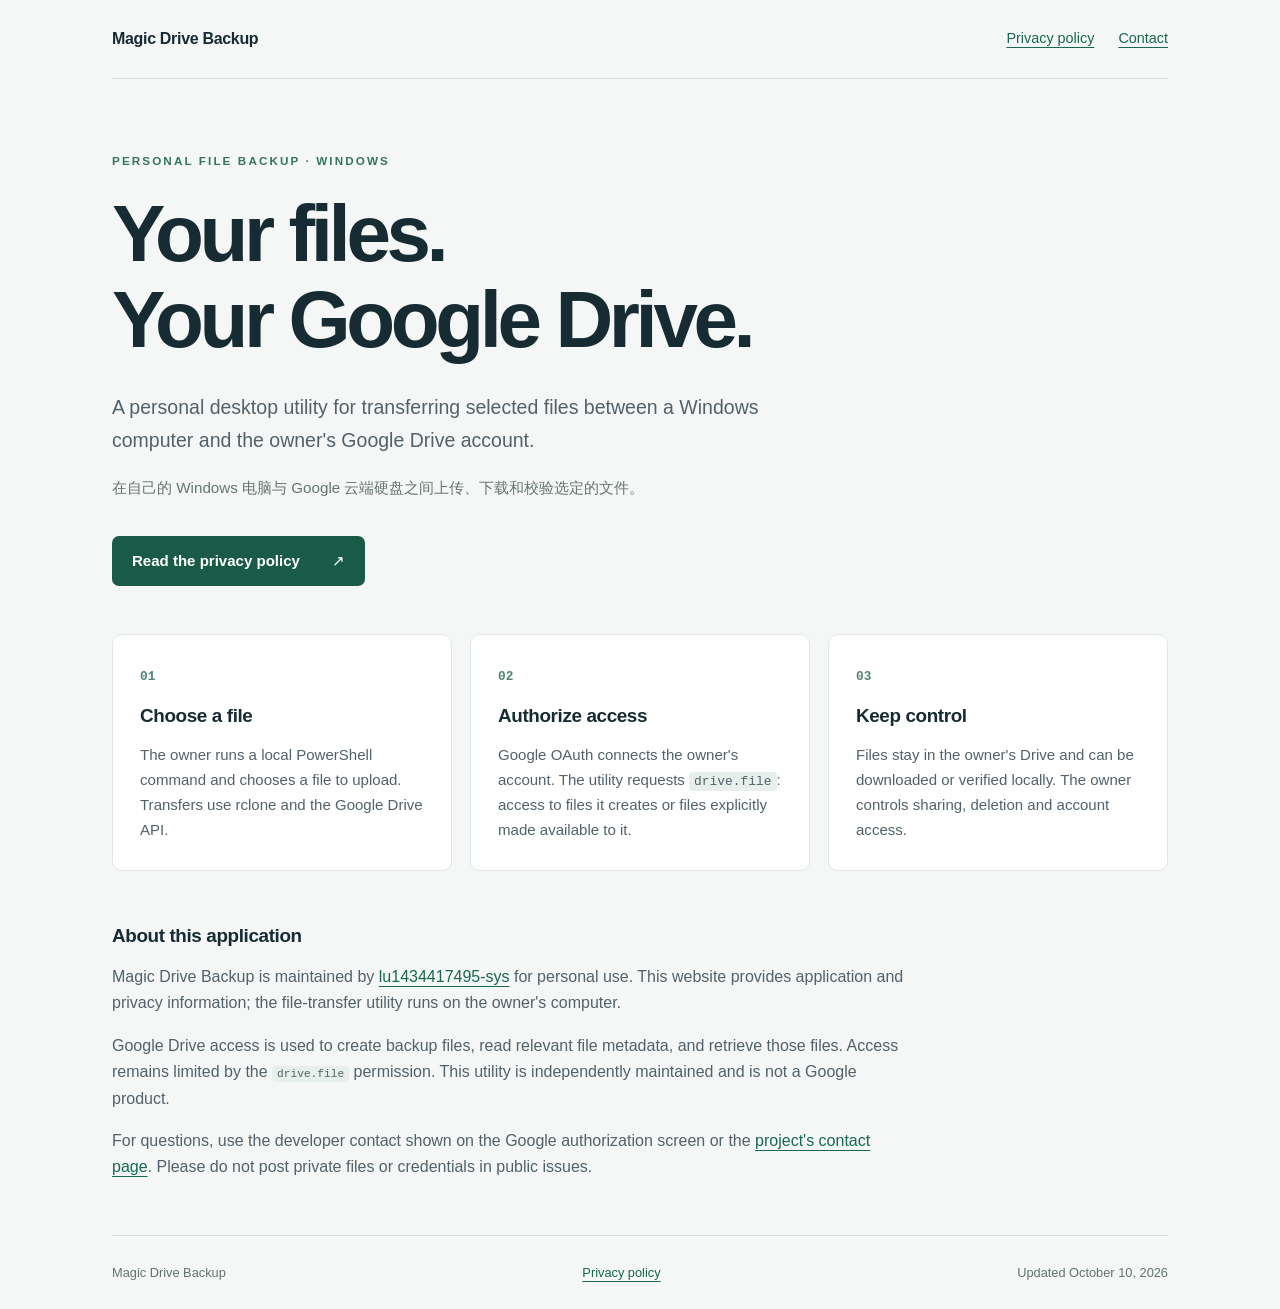
<file: index.html>
<!doctype html>
<html lang="en">
<head>
  <meta charset="utf-8">
  <meta name="viewport" content="width=device-width, initial-scale=1">
  <meta name="description" content="Magic Drive Backup is a personal Windows file-transfer tool for uploading and downloading selected files in Google Drive.">
  <title>Magic Drive Backup</title>
  <link rel="stylesheet" href="style.css">
</head>
<body>
  <header class="wrap"><a class="brand" href="./">Magic Drive Backup</a><nav aria-label="Main navigation"><a href="privacy.html">Privacy policy</a><a href="https://github.com/lu1434417495-sys/magic-drive-backup-site/issues">Contact</a></nav></header>
  <main class="wrap">
    <section class="intro">
      <p class="eyebrow">PERSONAL FILE BACKUP · WINDOWS</p>
      <h1>Your files.<br>Your Google Drive.</h1>
      <p class="lead">A personal desktop utility for transferring selected files between a Windows computer and the owner's Google Drive account.</p>
      <p lang="zh-CN">在自己的 Windows 电脑与 Google 云端硬盘之间上传、下载和校验选定的文件。</p>
      <a class="button" href="privacy.html">Read the privacy policy <span aria-hidden="true">↗</span></a>
    </section>
    <section class="cards" aria-label="How the utility works">
      <article><span class="number">01</span><h2>Choose a file</h2><p>The owner runs a local PowerShell command and chooses a file to upload. Transfers use rclone and the Google Drive API.</p></article>
      <article><span class="number">02</span><h2>Authorize access</h2><p>Google OAuth connects the owner's account. The utility requests <code>drive.file</code>: access to files it creates or files explicitly made available to it.</p></article>
      <article><span class="number">03</span><h2>Keep control</h2><p>Files stay in the owner's Drive and can be downloaded or verified locally. The owner controls sharing, deletion and account access.</p></article>
    </section>
    <section class="details"><h2>About this application</h2><p>Magic Drive Backup is maintained by <a href="https://github.com/lu1434417495-sys">lu1434417495-sys</a> for personal use. This website provides application and privacy information; the file-transfer utility runs on the owner's computer.</p><p>Google Drive access is used to create backup files, read relevant file metadata, and retrieve those files. Access remains limited by the <code>drive.file</code> permission. This utility is independently maintained and is not a Google product.</p><p>For questions, use the developer contact shown on the Google authorization screen or the <a href="https://github.com/lu1434417495-sys/magic-drive-backup-site/issues">project's contact page</a>. Please do not post private files or credentials in public issues.</p></section>
  </main>
  <footer class="wrap"><span>Magic Drive Backup</span><a href="privacy.html">Privacy policy</a><span>Updated October 10, 2026</span></footer>
</body>
</html>
</file>
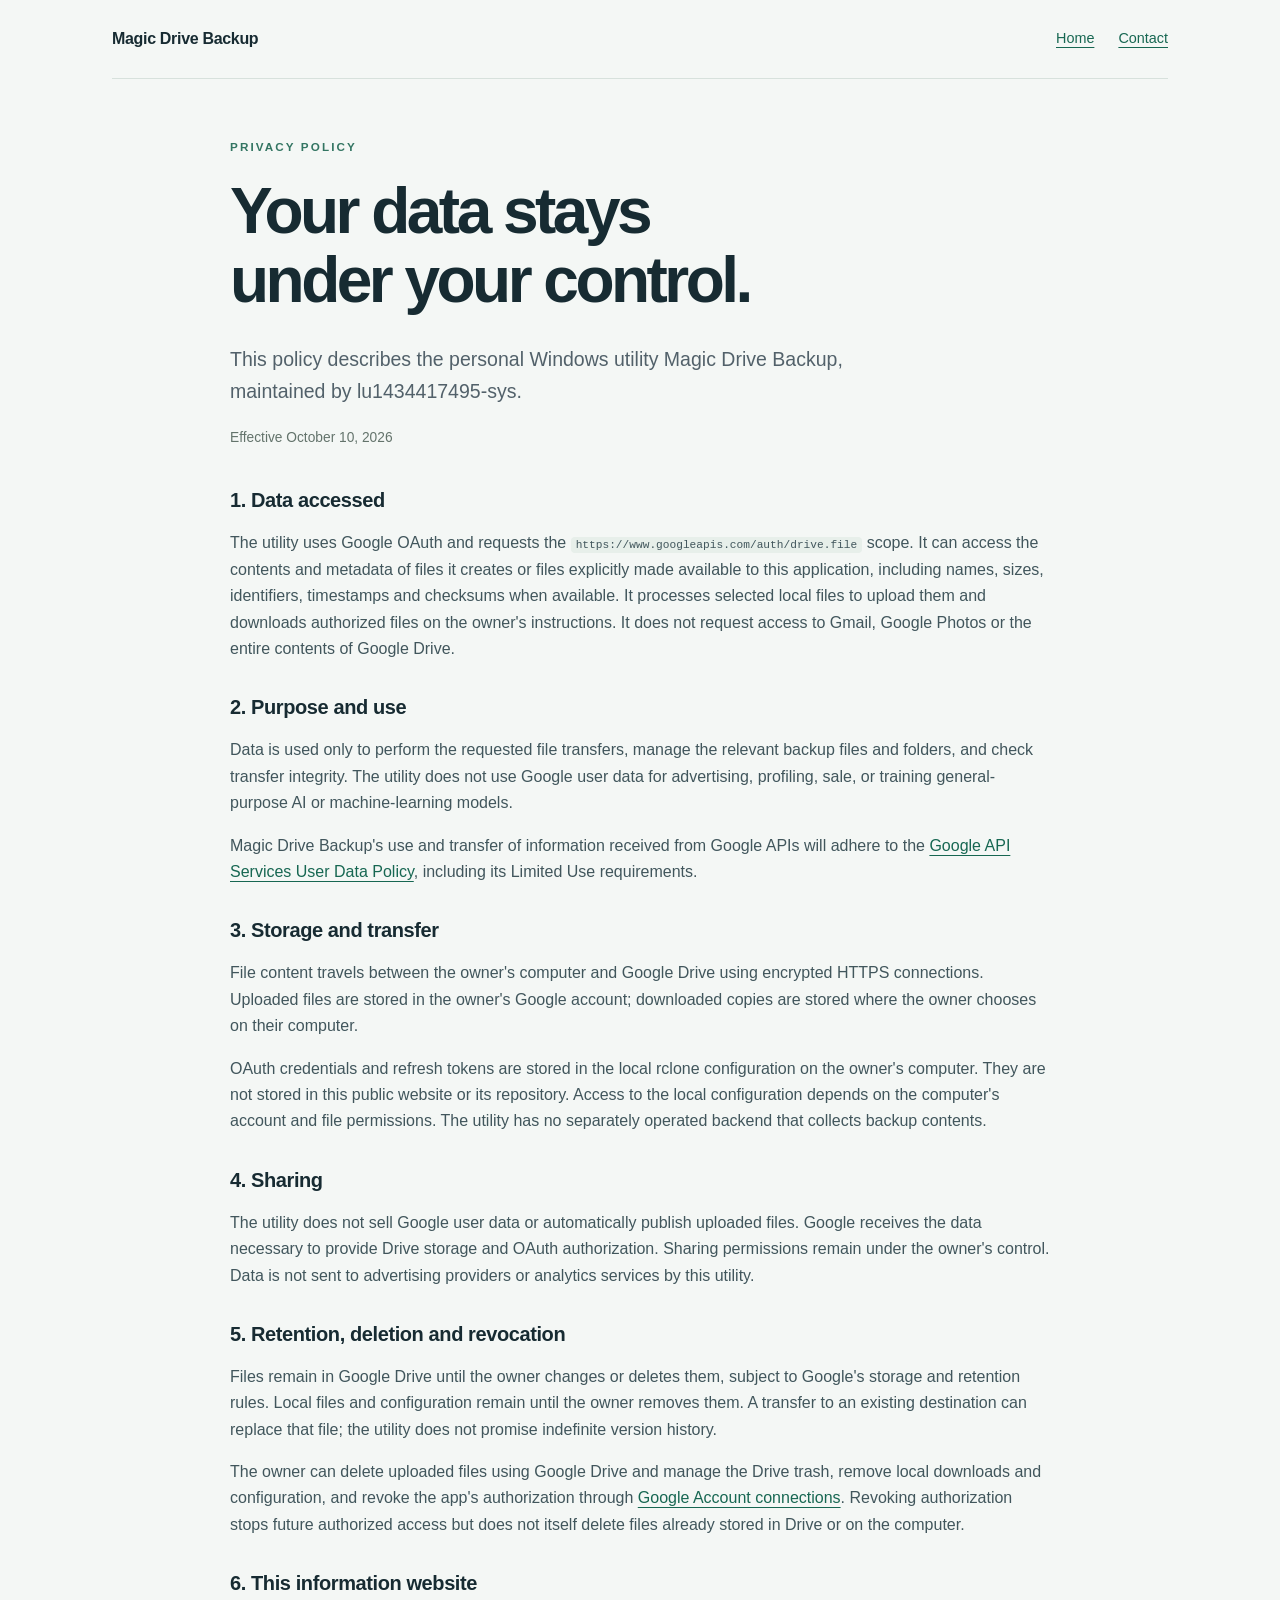
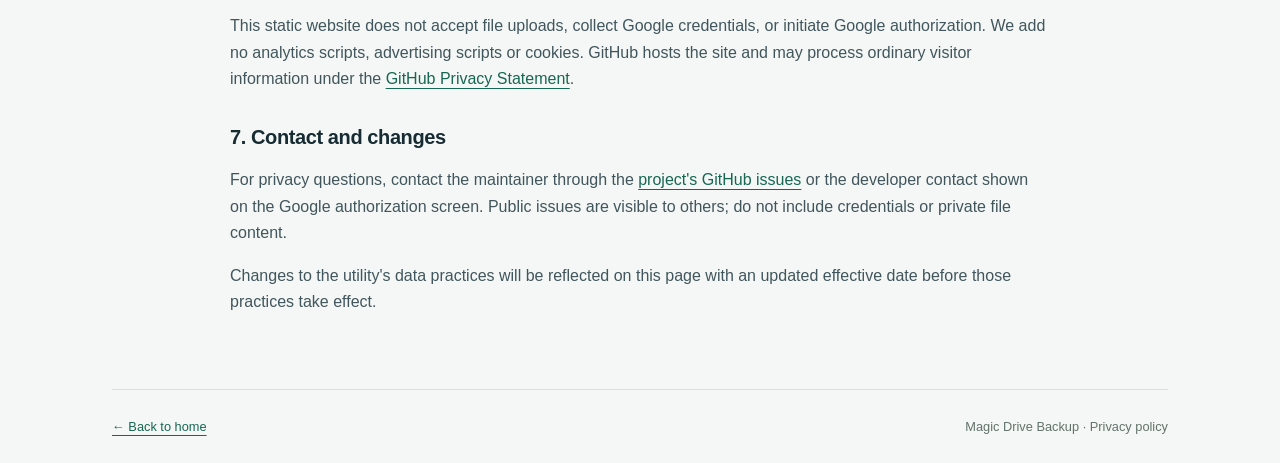
<file: privacy.html>
<!doctype html>
<html lang="en">
<head>
  <meta charset="utf-8">
  <meta name="viewport" content="width=device-width, initial-scale=1">
  <meta name="description" content="How Magic Drive Backup accesses, uses, stores and protects Google Drive data.">
  <title>Privacy policy · Magic Drive Backup</title>
  <link rel="stylesheet" href="style.css">
</head>
<body>
  <header class="wrap"><a class="brand" href="./">Magic Drive Backup</a><nav aria-label="Main navigation"><a href="./">Home</a><a href="https://github.com/lu1434417495-sys/magic-drive-backup-site/issues">Contact</a></nav></header>
  <main class="wrap policy">
    <p class="eyebrow">PRIVACY POLICY</p><h1>Your data stays<br>under your control.</h1>
    <p class="lead">This policy describes the personal Windows utility Magic Drive Backup, maintained by lu1434417495-sys.</p>
    <p class="date">Effective October 10, 2026</p>
    <section><h2>1. Data accessed</h2><p>The utility uses Google OAuth and requests the <code>https://www.googleapis.com/auth/drive.file</code> scope. It can access the contents and metadata of files it creates or files explicitly made available to this application, including names, sizes, identifiers, timestamps and checksums when available. It processes selected local files to upload them and downloads authorized files on the owner's instructions. It does not request access to Gmail, Google Photos or the entire contents of Google Drive.</p></section>
    <section><h2>2. Purpose and use</h2><p>Data is used only to perform the requested file transfers, manage the relevant backup files and folders, and check transfer integrity. The utility does not use Google user data for advertising, profiling, sale, or training general-purpose AI or machine-learning models.</p><p>Magic Drive Backup's use and transfer of information received from Google APIs will adhere to the <a href="https://developers.google.com/terms/api-services-user-data-policy">Google API Services User Data Policy</a>, including its Limited Use requirements.</p></section>
    <section><h2>3. Storage and transfer</h2><p>File content travels between the owner's computer and Google Drive using encrypted HTTPS connections. Uploaded files are stored in the owner's Google account; downloaded copies are stored where the owner chooses on their computer.</p><p>OAuth credentials and refresh tokens are stored in the local rclone configuration on the owner's computer. They are not stored in this public website or its repository. Access to the local configuration depends on the computer's account and file permissions. The utility has no separately operated backend that collects backup contents.</p></section>
    <section><h2>4. Sharing</h2><p>The utility does not sell Google user data or automatically publish uploaded files. Google receives the data necessary to provide Drive storage and OAuth authorization. Sharing permissions remain under the owner's control. Data is not sent to advertising providers or analytics services by this utility.</p></section>
    <section><h2>5. Retention, deletion and revocation</h2><p>Files remain in Google Drive until the owner changes or deletes them, subject to Google's storage and retention rules. Local files and configuration remain until the owner removes them. A transfer to an existing destination can replace that file; the utility does not promise indefinite version history.</p><p>The owner can delete uploaded files using Google Drive and manage the Drive trash, remove local downloads and configuration, and revoke the app's authorization through <a href="https://myaccount.google.com/connections">Google Account connections</a>. Revoking authorization stops future authorized access but does not itself delete files already stored in Drive or on the computer.</p></section>
    <section><h2>6. This information website</h2><p>This static website does not accept file uploads, collect Google credentials, or initiate Google authorization. We add no analytics scripts, advertising scripts or cookies. GitHub hosts the site and may process ordinary visitor information under the <a href="https://docs.github.com/en/site-policy/privacy-policies/github-general-privacy-statement">GitHub Privacy Statement</a>.</p></section>
    <section><h2>7. Contact and changes</h2><p>For privacy questions, contact the maintainer through the <a href="https://github.com/lu1434417495-sys/magic-drive-backup-site/issues">project's GitHub issues</a> or the developer contact shown on the Google authorization screen. Public issues are visible to others; do not include credentials or private file content.</p><p>Changes to the utility's data practices will be reflected on this page with an updated effective date before those practices take effect.</p></section>
  </main>
  <footer class="wrap"><a href="./">← Back to home</a><span>Magic Drive Backup · Privacy policy</span></footer>
</body>
</html>
</file>
<file: style.css>
:root{font-family:Inter,Segoe UI,Arial,sans-serif;color:#172b32;background:#f4f7f5;font-synthesis:none;line-height:1.65}*{box-sizing:border-box}body{margin:0}a{color:#176752;text-underline-offset:4px}a:hover{color:#0b4135}a:focus-visible{outline:3px solid #b67e28;outline-offset:5px}.wrap{width:min(1056px,calc(100% - 48px));margin-inline:auto}header{display:flex;align-items:center;justify-content:space-between;gap:24px;padding-block:26px;border-bottom:1px solid #d7e1dc}.brand{font-weight:750;text-decoration:none;color:#172b32;letter-spacing:-.02em}nav{display:flex;gap:24px;font-size:.9rem}.intro{padding:72px 0 48px;max-width:780px}.eyebrow{font-size:.73rem;font-weight:750;letter-spacing:.18em;color:#337562;margin:0 0 20px}h1{font-size:clamp(2.8rem,7vw,5rem);line-height:1.08;letter-spacing:-.055em;font-weight:700;margin:0 0 28px}.lead{font-size:1.22rem;line-height:1.65;color:#52616a;max-width:690px}.intro p[lang]{color:#66756e;font-size:.95rem}.button{display:inline-flex;align-items:center;gap:32px;background:#1a5b48;color:#fff;text-decoration:none;border-radius:7px;padding:13px 20px;margin-top:20px;font-weight:600;font-size:.94rem}.button:hover{background:#124937;color:#fff}.cards{display:grid;grid-template-columns:repeat(3,1fr);gap:18px;margin:0 0 52px}.cards article{padding:27px;background:#fff;border:1px solid #dfe7e2;border-radius:10px}.number{font:600 .8rem ui-monospace,monospace;color:#518573}h2{font-size:1.18rem;letter-spacing:-.02em;line-height:1.35;margin:14px 0}.cards p{font-size:.94rem;color:#52616a;margin-bottom:0}code{font-size:.86em;background:#e7efea;border-radius:4px;padding:2px 5px;overflow-wrap:anywhere}.details{max-width:800px;padding-bottom:38px}.details p{color:#52616a}footer{display:flex;justify-content:space-between;gap:18px;flex-wrap:wrap;padding-block:26px;border-top:1px solid #d7e1dc;font-size:.8rem;color:#63736b}.policy{max-width:820px;padding-block:58px}.policy h1{font-size:clamp(2.6rem,6vw,4rem)}.policy .date{font-size:.86rem;color:#63736b;margin-bottom:38px}.policy section{margin-top:32px}.policy section h2{font-size:1.25rem}.policy section p{color:#41565c}@media(max-width:680px){.wrap{width:calc(100% - 36px)}header{align-items:flex-start;flex-direction:column;gap:12px}nav{gap:20px}.intro{padding-top:48px}.cards{grid-template-columns:1fr;gap:12px}.cards article{padding:22px}.policy{padding-top:42px}.lead{font-size:1.08rem}footer{flex-direction:column;gap:8px}}
</file>
